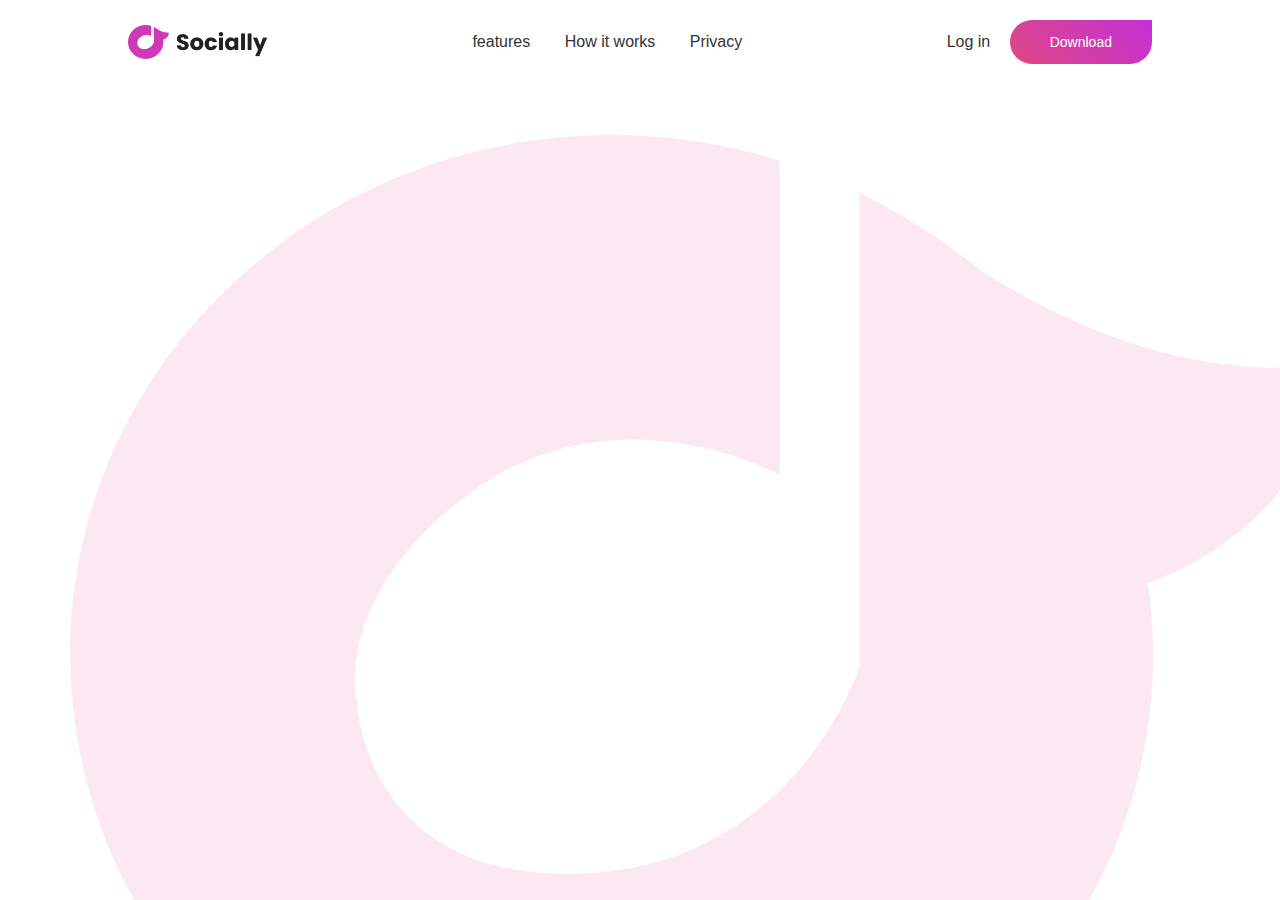
<file: beauty/index.html>
<!DOCTYPE html>
<html lang="en">
<head>
  <meta charset="UTF-8">
  <meta name="viewport" content="width=device-width, initial-scale=1.0">
  <title>Beauty</title>
  <link rel="stylesheet" href="./index.css">
</head>
<body>
  <div class="hero">
    <nav>
      <img src="images/logo.png" class="logo">
      <ul>
        <li><a href="a">features</a></li>
        <li><a href="a">How it works</a></li>
        <li><a href="a">Privacy</a></li>
      </ul>
      <div>
        <a href="a" class="login-btn">Log in</a>
        <a href="a" class="btn">Download</a>
      </div>
    </nav>
    <div class="content">
      <h1 class="anim"> Make <br> New Friends</h1>
      <p class="anim">Socially is a new social media platform to make new friends online in the world. Now let's explore all it's amazing features</p>
      <a href="a" class="btn anim">Join now</a>
    </div>
    <img src="images/pic.png" class="feature-img anim">
  </div>
  
</body>
</html>
</file>
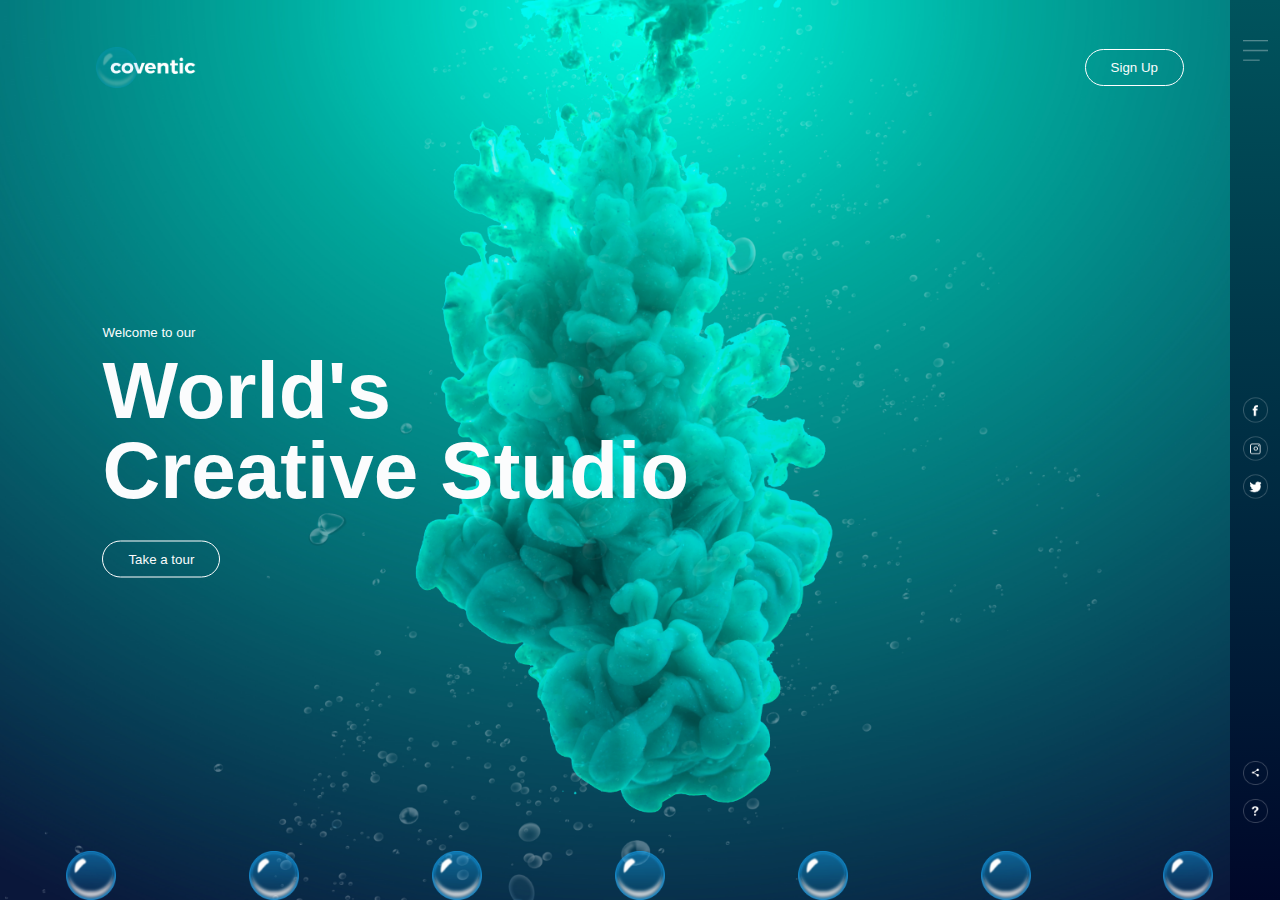
<file: bubbles/index.html>
<!DOCTYPE html>
<html lang="en">
<head>
  <meta charset="UTF-8">
  <meta name="viewport" content="width=device-width, initial-scale=1.0">
  <title>Bubbles</title>
  <link rel="stylesheet" href="./index.css">
</head>
<body>
  <div class="hero">
    <div class="navbar">
      <img src="images/logo.png" class="logo">
      <button type="button">Sign Up</button>
    </div>
    <div class="content">
      <small>Welcome to our</small>
      <h1>World's <br>Creative Studio</h1>
      <button type="button">Take a tour</button>
    </div>
    <div class="side-bar">
      <img src="images/menu.png" class="menu">

      <div class="social-link">
        <img src="images/fb.png">
        <img src="images/ig.png">
        <img src="images/tw.png">
      </div>
      <div class="useful-link">
        <img src="images/share.png">
        <img src="images/info.png">
      </div>
    </div>
    <div class="bubbles">
      <img src="images/bubble.png">
      <img src="images/bubble.png">
      <img src="images/bubble.png">
      <img src="images/bubble.png">
      <img src="images/bubble.png">
      <img src="images/bubble.png">
      <img src="images/bubble.png">

    </div>
  </div>
</body>
</html>
</file>
<file: beauty/index.css>
*{
  margin: 0;
  padding: 0;
  box-sizing: border-box;
  font-family: sans-serif;
}
.hero{
  width: 100%;
  min-height: 100vh;
  background-image: url(images/back-image.png);
  background-position: center;
  background-size: cover;
  padding: 10px 10%;
  overflow: hidden;
  position: relative;
}
nav{
  padding: 10px 0;
  display: flex;
  align-items:center ;
  justify-content: space-between;
}
.logo{
  width: 140px;
}
nav ul li{
  display: inline-block;
  list-style: none;
  margin: 10px 15px;
}
nav ul li a{
  text-decoration: none;
  color: #333;
  font-weight:400 ;
}
.login-btn{
  text-decoration: none;
  color: #333;
  margin-right: 15px;
  font-weight: 400;
}
.btn{
  display: inline-block;
  text-decoration: none;
  padding: 14px 40px;
  color: #fff;
  background-image: linear-gradient(45deg, #df4881, #c430d7);
  font-size: 14px;
  border-radius: 30px;
  border-top-right-radius: 0;
  transition: 0.5s;
}
.content{
  margin-top: 10%;
  max-width: 600px;
}
.content h1{
  font-size: 70px;
  color: #222;
}
.content p{
  margin: 10px 0 30px;
  color: #333;
  animation-delay: 0.5s;
}
.content .btn{
  padding: 15px 80px;
  font-size: 16px;
  animation-delay: 1s;
}
.btn:hover{
  border-top-right-radius: 30px;
}
.feature-img{
  width: 430px;
  position: absolute;
  bottom: 0;
  right: 10%;
}
.feature-img.anim{
  animation-delay: 1.5s;
}
.anim{
  opacity: 0;
  transform: translateY(30px);
  animation: moveup 0.5s linear forwards;
}
@keyframes moveup{
  100%{
    opacity: 1;
    transform: translateY(0px);
  }
}
</file>
<file: bubbles/index.css>
body{
  margin: 0;
  padding: 0;
  font-family: sans-serif;
}
.hero{
  width: 100%;
  height: 100vh;
  background-image: url(images/background.png);
  background-size: cover;
  background-position: center;
  position: relative;
  overflow: hidden;
}
.logo{
  width: 100px;
  cursor: pointer;
}
.navbar{
  width: 85%;
  height: 15%;
  margin: auto;
  display: flex;
  align-items: center;
  justify-content: space-between;
}
button{
  color: #fbfcfd;
  padding: 10px 25px ;
  background: transparent;
  border: 1px solid #fff;
  border-radius: 20px;
  outline: none;
  cursor: pointer;
}
.content{
  color: #fbfcfd;
  position: absolute;
  top: 50%;
  left: 8%;
  transform: translateY(-50%);
  z-index: 2;
}
h1{
  font-size: 80px;
  margin: 10px 0 30px;
  line-height: 80px;
}
.side-bar{
  width: 50px;
  height: 100vh;
  background: linear-gradient(#00545d, #000729);position: absolute;
  top: 0;
  right: 0;
}
.menu{
  display: block;
  width: 25px;
  margin: 40px auto 0;
  cursor: pointer;
}
.social-link img, .useful-link img{
  width: 25px;
  margin: 5px auto;
  cursor: pointer;
}
.social-link{
  width: 50px;
  text-align: center;
  position: absolute;
  top: 50%;
  transform: translateY(-50%);
}
.useful-link{ 
  width: 50px;
  text-align: center;
  position: absolute;
  bottom: 30px;
  transform: translateY(-50%);
}
.bubbles img{
  width: 50px;
  animation: bubble 7s linear infinite;
}
.bubbles{
  width: 100%;
  display: flex;
  align-items: center;
  justify-content: space-around;
  position: absolute;
  bottom: 0;
}
@keyframes bubble{
  0%{
    transform: translateY(0);
    opacity: 0;
  }
  50%{
    opacity: 1;
  }
  70%{
    opacity: 1;
  }
  100%{
    transform: translateY(-80vh);
    opacity: 0;
  }
}
.bubbles img:nth-child(1){
  animation-delay: 2s;
}
.bubbles img:nth-child(2){
  animation-delay: 1s;
}
.bubbles img:nth-child(3){
  animation-delay: 3s;
}
.bubbles img:nth-child(4){
  animation-delay: 4.5s;
}
.bubbles img:nth-child(5){
  animation-delay: 3s;
}
.bubbles img:nth-child(6){
  animation-delay: 6s;
}
.bubbles img:nth-child(7){
  animation-delay: 7s;
}
</file>
